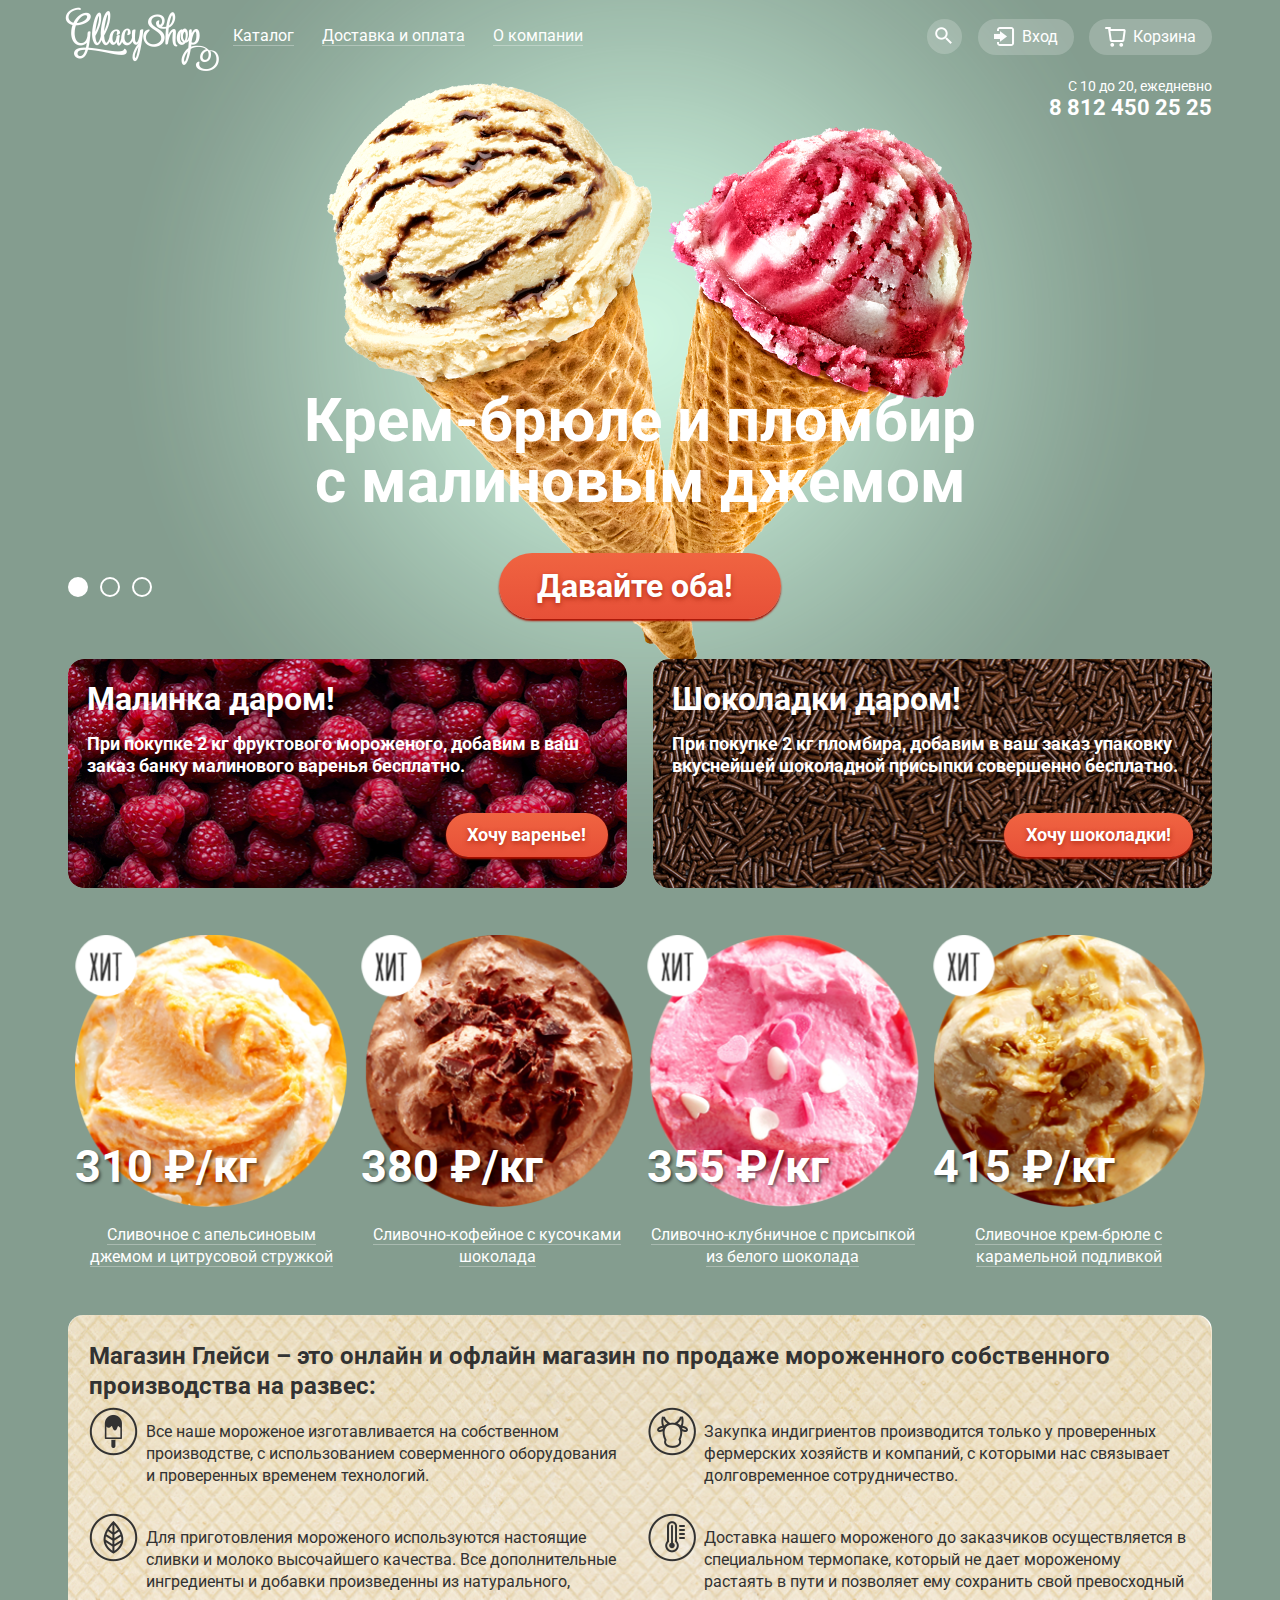
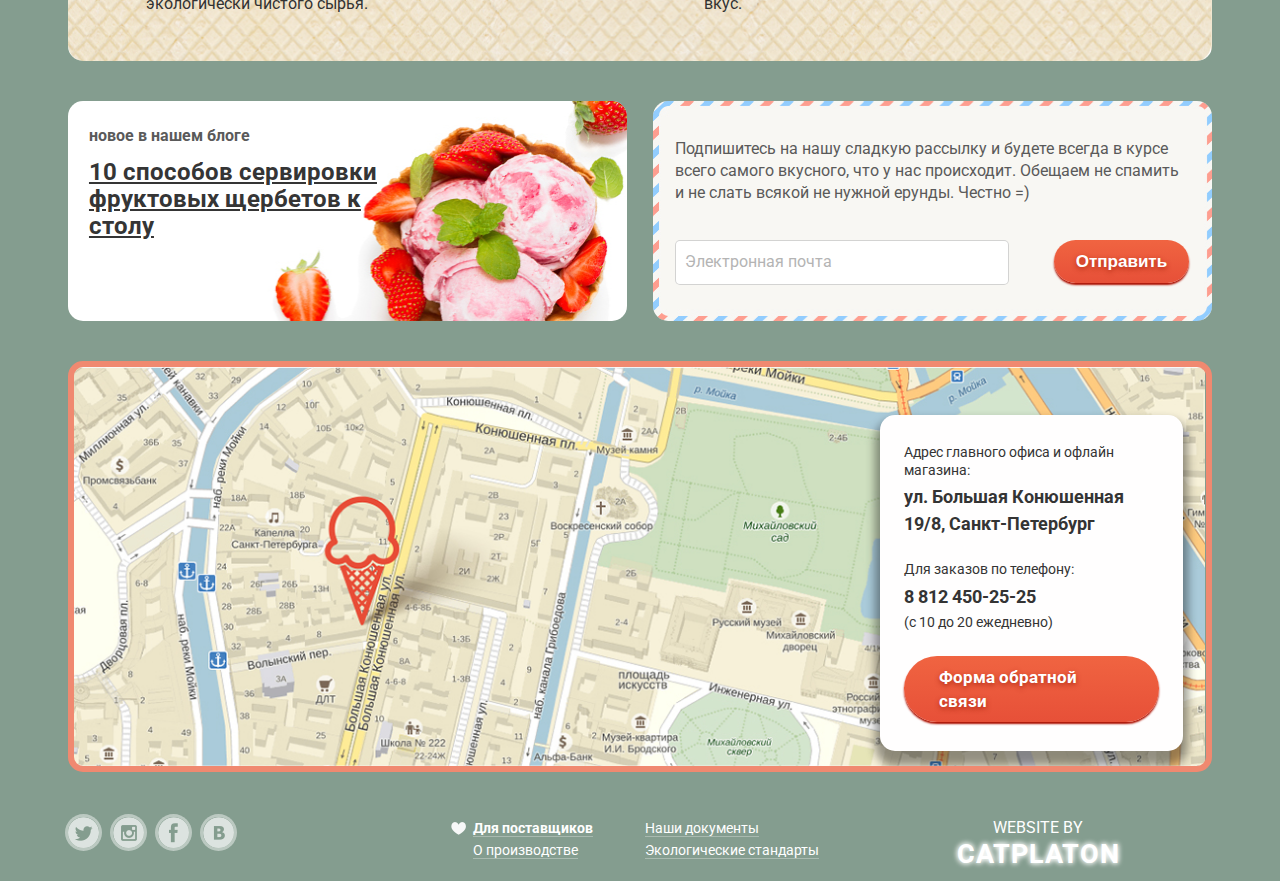
<file: index.html>
<!DOCTYPE html>
<html lang="ru">
<head>
	<meta charset="UTF-8">
	<title>Gllacy</title>
	<link rel="icon" href="favicon.ico" type="x-icon">
	<link rel="stylesheet" type="text/css" href="normalize.css">
	<link rel="stylesheet" type="text/css" href="style.css">
	<!--<link href="https://fonts.googleapis.com/css?family=Roboto:400,700&amp;subset=cyrillic" rel="stylesheet">-->
</head>
<body>
  <input class="inp-sld1" type="radio" name="point" id="slide1" checked>
  <input class="inp-sld2" type="radio" name="point" id="slide2">
  <input class="inp-sld3" type="radio" name="point" id="slide3">
    <div class="fon">
	<header class="container main-header">
		<nav class="main-navigation">
			<ul>
				<li class="logo-header"><img src="img/Logo.png" width="100%" height="auto" alt="Gllacy Shop"></li><!--
    	 --><li class="link-catalog"><a href="catalog.html"><span>Каталог</span></a>
				<ul class="submenu">
					<li class="submenu-fist">Новинки</li>
					<li><a href="catalog.html">Сливочное</a></li>
					<li><a href="#">Щербеты</a></li>
					<li><a href="#">Фруктовый лед</a></li>
					<li><a href="#">Мелорин</a></li>
				</ul></li><!--
    	 --><li><a href=""><span>Доставка и оплата</span></a></li><!--
    	 --><li><a href=""><span>О компании</span></a></li><!--
    	 --></ul>
		</nav><!--
	 --><div class="user-block">
			<div class="search">
			<form action="#" method="/post" >
 				<input type="submit" name="" value="" class="submit-search"/>
 				<div class="field-search-wrap"><input type="search" name="" placeholder="Что ищем?" class="field-search" /></div>
			</form>
			</div>
			<div class="login">
			<a  href="">Вход</a>
			<form action="#" method="/post" class="login-form">
				<input class="user" type="text" name="login-email"  placeholder="Электронная почта" required>
				<input class="password" type="password" name="password" placeholder="Пароль" required>
				<button class="btn bth-enter" type="submit">Войти</button>
				<div class="restore-registration">
				  <a href="">Забыли пароль?</a>
				  <a href="">Новая регистрация</a>
				</div>
			</form>
			</div>
			<div class="basket">
			<a  href="">Корзина</a>
			<div class="basket-list">
			<table>
				<tr>
					<td class="basket-list-remove"><button class="btn-remove">Удалить</button></td>
					<td class="basket-list-img"><img src="img/basket-ice1.png" max-width="100%" height="auto"></td>
					<td class="basket-list-description">Пломбир с апельсиновым джемом</td>
					<td class="basket-list-quantity">1,5 кг <span>× 200 руб.</span></td>
					<td class="basket-list-price">300 руб.</td>
				</tr>
				<tr>
					<td class="basket-list-remove"><button class="btn-remove">Удалить</button></td>
					<td class="basket-list-img"><img src="img/basket-ice2.png" max-width="100%" height="auto"></td>
					<td class="basket-list-description">Клубничный пломбир с присыпкой из белого шоколада</td>
					<td class="basket-list-quantity">1,5 кг <span>× 300 руб.</span></td>
					<td class="basket-list-price">450 руб.</td>
				</tr>
				<tr>
					<td colspan="5" class="total-price">Итого 750 руб.</td>
				</tr>
			</table>
			<button class="btn btn-basket" type="submit">Оформить заказ</button>
			</div>
			</div>
			<section class="phone">
			<p>С 10 до 20, ежедневно</p>
			<b>8 812 450 25 25</b>
		</section>
		</div>
		
	</header>
	<main class="container">
		<section class="banner-fon">
			<section class="sliders">
				<div class="slider1">
					<h1>Крем-брюле и пломбир с малиновым джемом</h1>
					<a class="btn btn-slider" href="">Давайте оба!</a>
				</div>
				<div class="slider2">
					<h1>Шоколадный пломбир и лимонный сорбет</h1>
					<a class="btn btn-slider" href="">Давайте оба!</a>
				</div>
				<div class="slider3">
					<h1>Пломбир с помадкой и клубничный щербет</h1>
					<a class="btn btn-slider" href="">Давайте оба!</a>
				</div>
				<div class="slider-control">
					<label class="lbl-sld1" for="slide1"></label>
		            <label class="lbl-sld2" for="slide2"></label>
		            <label class="lbl-sld3" for="slide3"></label>
				</div>
			</section>
		</section>
		<section class="banner">
			<div class="banner-l">
				<h2>Малинка даром!</h2>
				<p>При покупке 2 кг фруктового мороженого, добавим в ваш заказ банку малинового варенья бесплатно.</p>
				<span><a class="btn" href="">Хочу варенье!</a></span>
			</div>
			<div class="banner-rr">
				<h2>Шоколадки даром!</h2>
				<p>При покупке 2 кг пломбира, добавим в ваш заказ упаковку вкуснейшей шоколадной присыпки совершенно бесплатно.</p>
				<span><a class="btn" href="">Хочу шоколадки!</a></span>
			</div>
		</section>
		<section class="catalog">
			<div class="item">
			  <div class="product">
				<img src="img/hit1.png" alt="Фотография мороженного" width="100%" height="100%">
				<div class="price"><span>310 ₽/кг</span></div>
			  </div>
				<p><span class="item-border">Сливочное с апельсиновым джемом и цитрусовой стружкой</span></p>
				<a class="btn btn-item">Быстрый просмотр</a>
			</div><!--
		 --><div class="item">
		 	  <div class="product">
		 	    <img src="img/hit2.png" alt="Фотография мороженного" width="100%" height="100%">
				<div class="price"><span>380 ₽/кг</span></div>
			  </div>
				<p><span class="item-border">Сливочно-кофейное с кусочками шоколада</span></p>
				<a class="btn btn-item">Быстрый просмотр</a>
			</div><!--
		 --><div class="item">
		       <div class="product">
		         <img src="img/hit3.png" alt="Фотография мороженного" width="100%" height="100%">
				<div class="price"><span>355 ₽/кг</span></div>
			  </div>
				<p><span class="item-border">Сливочно-клубничное с присыпкой из белого шоколада</span></p>
				<a class="btn btn-item">Быстрый просмотр</a>
			</div><!--
		 --><div class="item">
		       <div class="product">
		         <img src="img/hit4.png" alt="Фотография мороженного" width="100%" height="100%">
				<div class="price"><span>415 ₽/кг</span></div>
			  </div>
				<p><span class="item-border">Сливочное крем-брюле с карамельной подливкой</span></p>
				<a class="btn btn-item">Быстрый просмотр</a>
			</div>
		</section>
		<section class="seo">
			<h3>Магазин Глейси – это онлайн и офлайн магазин по продаже мороженного собственного производства на развес:</h3>
			<p>Все наше мороженое изготавливается на собственном производстве, с использованием соверменного оборудования и проверенных временем технологий.</p><!--
        --><p>Закупка индигриентов производится только у проверенных фермерских хозяйств и компаний, с которыми нас связывает долговременное сотрудничество.</p><!--
        --><p>Для приготовления мороженого используются настоящие сливки и молоко высочайшего качества. Все дополнительные ингредиенты и добавки произведенны из натурального, экологически чистого сырья.</p><!--
        --><p>Доставка нашего мороженого до заказчиков осуществляется в специальном термопаке, который не дает мороженому растаять в пути и позволяет ему сохранить свой превосходный вкус.</p>
		</section>
		<section class="news-mailing">
		<section class="news">
			<h4>новое в нашем блоге</h4>
			<a href="">10 способов сервировки фруктовых щербетов к столу</a>
		</section>
		<section class="mailing">
			<p>Подпишитесь на нашу сладкую рассылку и будете всегда в курсе всего самого вкусного, что у нас происходит. Обещаем не спамить и не слать всякой не нужной ерунды. Честно =)</p>
			<form>
			<input type="email" name="email-address" placeholder="Электронная почта">
			<button class="btn btn-mailing" type="submit">Отправить</button>
			</form>
		</section>
		</section>
		<section class="map-address" id="map">
		  
			<section class="address">
				<p>Адрес главного офиса и офлайн магазина:</p>
				<b>ул. Большая Конюшенная 19/8, Санкт-Петербург</b>
				<p>Для заказов по телефону:</p>
				<b>8 812 450-25-25</b>
				<p>(с 10 до 20 ежедневно)</p>
				<a class="btn btn-address" href="">Форма обратной связи</a>
			</section>
			
		</section>
		<div class="feedback">
			<h3>Мы обязательно вам ответим!</h3>
			<button class="close" type="button"></button>
			<form action="ttps://echo.htmlacalemy.ru" method="post">
				<input type="text" name="name" value="" placeholder="Как вас зовут?" required>
				<input type="email" name="email" placeholder="Ваша почта для ответа?">
				<textarea type="text" name="comment" placeholder="Напишите что-нибудь..."></textarea>
				<button class="btn" type="submit">Отправить</button>
			</form>
		</div>
	</main>
	<footer class="container main-footer">
		<section class="social-networks">
			<a class="social-btn social-btn-tw" href="#">Твитер</a>
			<a class="social-btn social-btn-inst" href="#">Инстаграм</a>
			<a class="social-btn social-btn-fb" href="#">Фейсбук</a>
			<a class="social-btn social-btn-vk" href="#">ВКонтакте</a>
		</section>
		<section class="about-us">
		 <ul>
		  <div class="about-left">
			<li><a class="special" href=""><span>Для поставщиков</span></a></li>
			<li><a href=""><span>О производстве</span></a></li>
		  </div>
		  <div class="about-right">
			<li><a href=""><span>Наши документы</span></a></li>
			<li><a href=""><span>Экологические стандарты</span></a></li>
		  </div>
		 </ul>
		</section>
		<section class="copyright">
			<p>website by</p>
			<a class="area" href="https://stepan313.github.io/CatPlaton/">CatPlaton</a>
		</section>
	</footer>
	</div>
	<!--<script type="text/javascript" charset="utf-8" async src="https://api-maps.yandex.ru/services/constructor/1.0/js/?um=constructor%3A65adfa83c5729a20359560e9567dcf65c404516038f6273ff3f06383908152b0&amp;width=100%&amp;height=100%&amp;id=yandex-map&amp;lang=ru_RU&amp;scroll=true"></script>-->
	<script src="https://api-maps.yandex.ru/2.1/?lang=ru_RU" type="text/javascript"></script>
  	<script src="script.js" type="text/javascript"></script>
</body>
</html>
</file>
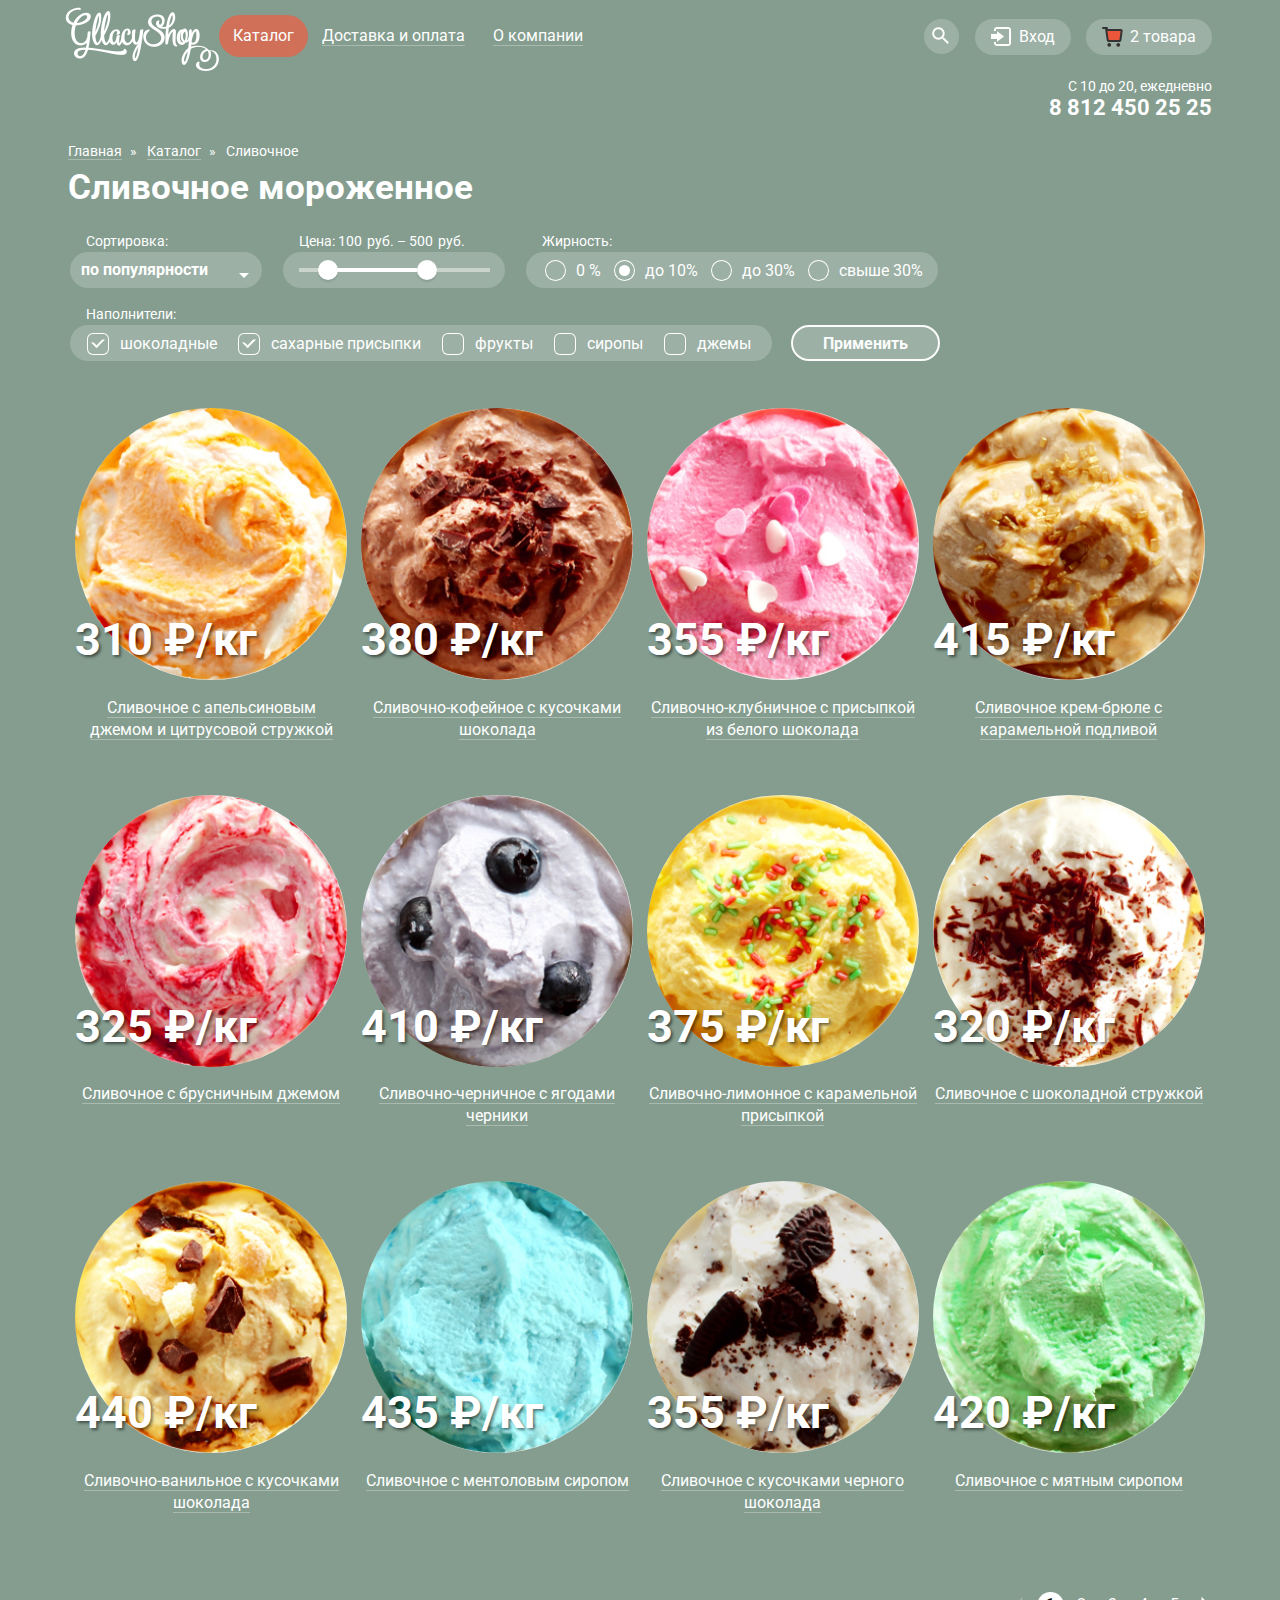
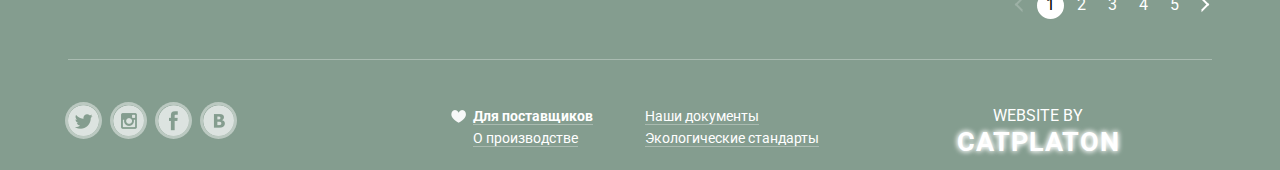
<file: catalog.html>
<!DOCTYPE html>
<html lang="ru">
<head>
	<meta charset="UTF-8">
	<title>Gllacy Shop</title>
	<link rel="icon" href="favicon.ico" type="x-icon">
	<link rel="stylesheet" type="text/css" href="normalize.css">
	<link rel="stylesheet" type="text/css" href="style.css">
	<!--<link href="https://fonts.googleapis.com/css?family=Roboto:400,700&amp;subset=cyrillic" rel="stylesheet">-->
</head>
<body>
	<header class="container main-header">
		<nav class="main-navigation">
		  <a class="logo-header" href="index.html"><img src="img/Logo.png" width="100%" height="auto" alt="Gllacy Shop"></a><!--
			--><ul>
				<li class="link-catalog"><a class="active" href="catalog.html"><span>Каталог</span></a>
				<ul class="submenu">
					<li class="submenu-fist">Новинки</li>
					<li><a href="#">Сливочное</a></li>
					<li><a href="#">Щербеты</a></li>
					<li><a href="#">Фруктовый лед</a></li>
					<li><a href="#">Мелорин</a></li>
				</ul></li><!--
    	 --><li><a href=""><span>Доставка и оплата</span></a></li><!--
    	 --><li><a href=""><span>О компании</span></a></li><!--
    	 --></ul>
		</nav><!--
	 --><div class="user-block">
			<div class="search">
			<form action="#" method="/post" >
 				<input type="submit" name="" value="" class="submit-search"/>
 				<div class="field-search-wrap"><input type="search" name="" placeholder="Что ищем?" class="field-search" /></div>
			</form>
			</div>
			<div class="login">
			<a  href="">Вход</a>
			<form action="#" method="/post" class="login-form">
				<input class="user" type="text" name="login-email"  placeholder="Электронная почта" required>
				<input class="password" type="password" name="password" placeholder="Пароль" required>
				<button class="btn bth-enter" type="submit">Войти</button>
				<div class="restore-registration">
				  <a href="">Забыли пароль?</a>
				  <a href="">Новая регистрация</a>
				</div>
			</form>
			</div>
			<div class="basket full">
			<a  href="">2 товара</a>
			<div class="basket-list">
			<table>
				<tr>
					<td class="basket-list-remove"><button class="btn-remove">Удалить</button></td>
					<td class="basket-list-img"><img src="img/basket-ice1.png" max-width="100%" height="auto"></td>
					<td class="basket-list-description">Пломбир с апельсиновым джемом</td>
					<td class="basket-list-quantity">1,5 кг <span>× 200 руб.</span></td>
					<td class="basket-list-price">300 руб.</td>
				</tr>
				<tr>
					<td class="basket-list-remove"><button class="btn-remove">Удалить</button></td>
					<td class="basket-list-img"><img src="img/basket-ice2.png" max-width="100%" height="auto"></td>
					<td class="basket-list-description">Клубничный пломбир с присыпкой из белого шоколада</td>
					<td class="basket-list-quantity">1,5 кг <span>× 300 руб.</span></td>
					<td class="basket-list-price">450 руб.</td>
				</tr>
				<tr>
					<td colspan="5" class="total-price">Итого 750 руб.</td>
				</tr>
			</table>
			<button class="btn btn-basket" type="submit">Оформить заказ</button>
			</div>
			</div>
			<section class="phone">
			<p>С 10 до 20, ежедневно</p>
			<b>8 812 450 25 25</b>
		</section>
		</div>	
	</header>
	<main class="container">
		<div class="title-page">
			<ul>
				<li class="romb"><a href="index.html"><span>Главная</span></a></li>
				<li><a href=""><span>Каталог</span></a></li>
				<li>Сливочное</li>
			</ul>
			<h1>Сливочное мороженное</h1>
		</div>
		<form class="filter" action="ttps://echo.htmlacalemy.ru" method="post">
			<fieldset class="sorting">
				<legend>Сортировка:</legend>
				<div>
				<select name="sort" id="sort">
					<option value="top">по популярности</option>
					<option value="low-price">сначала недорогие</option>
					<option value="hight-price">сначала дорогие</option>
					<option value="fat">по жирности</option>
				</select>
				<span></span>
				</div>
			</fieldset>
			<fieldset class="price-control">
				<legend>Цена:
				<input type="number" id="price-from" value="100"><span>руб.</span>
				<span>–</span>
				<input type="number" id="price-before" value="500"><span>руб.</span>
				</legend>
				<div class="price-scale-fon">
				<div class="price-scale">
						<div class="fon-scale-min"></div><div class="scale-min"></div>
						<div class="scale-max"></div><div class="fon-scale-max"></div>
				</div>
				</div>
			</fieldset>
			<fieldset class="fat">
				<legend>Жирность:</legend>
				  <div>
					<input id="0%" name="fat" type="radio" value="0%">
                	<label for="0%">0 %</label>
                	<input id="before10%" name="fat" type="radio" value="before10%" checked>
                	<label for="before10%">до 10%</label>
                	<input id="before30%" name="fat" type="radio" value="before30%">
                	<label for="before30%">до 30%</label>
                	<input id="after30%" name="fat" type="radio" value="after30%">
                	<label for="after30%">свыше 30%</label>
                  </div>
			</fieldset>
			<fieldset class="fillers">
				<legend>Наполнители:</legend>
				  <div>
					<input id="chocolate" type="checkbox" name="filler" value="chocolate" checked>
					<label for="chocolate">шоколадные</label>
					<input id="sugar" type="checkbox" name="filler" value="sugar" checked>
					<label for="sugar">сахарные присыпки</label>
					<input id="fruit" type="checkbox" name="filler" value="fruit">
					<label for="fruit">фрукты</label>
					<input id="syrup" type="checkbox" name="filler" value="syrup">
					<label for="syrup">сиропы</label>
					<input id="jam" type="checkbox" name="filler" value="jam">
					<label for="jam">джемы</label>
				  </div>
			</fieldset>
			<button class="filter-btn" type="submit">Применить</button>
		</form>
		<section class="catalog">
			<div class="item">
			  <div class="product">
				<img class="catalog-img" src="img/ice1.jpg" alt="Фотография мороженного" width="100%" height="100%">
				<div class="price"><span>310 ₽/кг</span></div>
			  </div>
				<p><span class="item-border">Сливочное с апельсиновым джемом и цитрусовой стружкой</span></p>
				<a class="btn btn-item">Быстрый просмотр</a>
			</div><!--
		 --><div class="item">
			  <div class="product">
				<img class="catalog-img" src="img/ice2.jpg" alt="Фотография мороженного" width="100%" height="100%">
				<div class="price"><span>380 ₽/кг</span></div>
			  </div>
				<p><span class="item-border">Сливочно-кофейное с кусочками шоколада</span></p>
				<a class="btn btn-item">Быстрый просмотр</a>
			</div><!--
		 --><div class="item">
			  <div class="product">
				<img class="catalog-img" src="img/ice3.jpg" alt="Фотография мороженного" width="100%" height="100%">
				<div class="price"><span>355 ₽/кг</span></div>
			  </div>
				<p><span class="item-border">Сливочно-клубничное с присыпкой из белого шоколада</span></p>
				<a class="btn btn-item">Быстрый просмотр</a>
			</div><!--
		 --><div class="item">
			  <div class="product">
				<img class="catalog-img" src="img/ice4.jpg" alt="Фотография мороженного" width="100%" height="100%">
				<div class="price"><span>415 ₽/кг</span></div>
			  </div>
				<p><span class="item-border">Сливочное крем-брюле с карамельной подливой</span></p>
				<a class="btn btn-item">Быстрый просмотр</a>
			</div><!--
		 --><div class="item">
			  <div class="product">
				<img class="catalog-img" src="img/ice5.jpg" alt="Фотография мороженного" width="100%" height="100%">
				<div class="price"><span>325 ₽/кг</span></div>
			  </div>
				<p><span class="item-border">Сливочное с брусничным джемом</span></p>
				<a class="btn btn-item">Быстрый просмотр</a>
			</div><!--
		 --><div class="item">
			  <div class="product">
				<img class="catalog-img" src="img/ice6.jpg" alt="Фотография мороженного" width="100%" height="100%">
				<div class="price"><span>410 ₽/кг</span></div>
			  </div>
				<p><span class="item-border">Сливочно-черничное с ягодами черники</span></p>
				<a class="btn btn-item">Быстрый просмотр</a>
			</div><!--
		 --><div class="item">
			  <div class="product">
				<img class="catalog-img" src="img/ice7.jpg" alt="Фотография мороженного" width="100%" height="100%">
				<div class="price"><span>375 ₽/кг</span></div>
			  </div>
				<p><span class="item-border">Сливочно-лимонное с карамельной присыпкой</span></p>
				<a class="btn btn-item">Быстрый просмотр</a>
			</div><!--
		 --><div class="item">
			  <div class="product">
				<img class="catalog-img" src="img/ice8.jpg" alt="Фотография мороженного" width="100%" height="100%">
				<div class="price"><span>320 ₽/кг</span></div>
			  </div>
				<p><span class="item-border">Сливочное с шоколадной стружкой</span></p>
				<a class="btn btn-item">Быстрый просмотр</a>
			</div><!--
		 --><div class="item">
			  <div class="product">
				<img class="catalog-img" src="img/ice9.jpg" alt="Фотография мороженного" width="100%" height="100%">
				<div class="price"><span>440 ₽/кг</span></div>
			  </div>
				<p><span class="item-border">Сливочно-ванильное с кусочками шоколада</span></p>
				<a class="btn btn-item">Быстрый просмотр</a>
			</div><!--
		 --><div class="item">
			  <div class="product">
				<img class="catalog-img" src="img/ice10.jpg" alt="Фотография мороженного" width="100%" height="100%">
				<div class="price"><span>435 ₽/кг</span></div>
			  </div>
				<p><span class="item-border">Сливочное с ментоловым сиропом</span></p>
				<a class="btn btn-item">Быстрый просмотр</a>
			</div><!--
		 --><div class="item">
			  <div class="product">
				<img class="catalog-img" src="img/ice11.jpg" alt="Фотография мороженного" width="100%" height="100%">
				<div class="price"><span>355 ₽/кг</span></div>
			  </div>
				<p><span class="item-border">Сливочное с кусочками черного шоколада</span></p>
				<a class="btn btn-item">Быстрый просмотр</a>
			</div><!--
		 --><div class="item">
			  <div class="product">
				<img class="catalog-img" src="img/ice12.jpg" alt="Фотография мороженного" width="100%" height="100%">
				<div class="price"><span>420 ₽/кг</span></div>
			  </div>
				<p><span class="item-border">Сливочное с мятным сиропом</span></p>
				<a class="btn btn-item">Быстрый просмотр</a>
			</div>
			<div class="pagination">
				<a class="pagination-before pagination-disabled" href=""></a>
				<a class="btn-number number-active" href="">1</a>
				<a class="btn-number" href="">2</a>
				<a class="btn-number" href="">3</a>
				<a class="btn-number" href="">4</a>
				<a class="btn-number" href="">5</a>
				<a class="pagination-after" href=""></a>
			</div>
		</section>
		<hr>
	</main>
	<footer class="container main-footer">
		<section class="social-networks">
			<a class="social-btn social-btn-tw" href="#">Твитер</a>
			<a class="social-btn social-btn-inst" href="#">Инстаграм</a>
			<a class="social-btn social-btn-fb" href="#">Фейсбук</a>
			<a class="social-btn social-btn-vk" href="#">ВКонтакте</a>
		</section>
		<section class="about-us">
		 <ul>
		  <div class="about-left">
			<li><a class="special" href=""><span>Для поставщиков</span></a></li>
			<li><a href=""><span>О производстве</span></a></li>
		  </div>
		  <div class="about-right">
			<li><a href=""><span>Наши документы</span></a></li>
			<li><a href=""><span>Экологические стандарты</span></a></li>
		  </div>
		 </ul>
		</section>
		<section class="copyright">
			<p>website by</p>
			<a class="area" href="https://stepan313.github.io/CatPlaton/">CatPlaton</a>
		</section>
	</footer>
</body>
</html>
</file>
<file: style.css>
@import url('https://fonts.googleapis.com/css?family=Roboto:400,700&subset=cyrillic');
*{
	margin: 0;
	padding: 0;
	box-sizing: border-box;
}
body{
	background: #849d8f;
	color: #fff;
	font-size: 16px;
	line-height: 1.375em;
	font-weight: 400;
	font-family: "Roboto", "Arial", sans-serif;
	
}
.container{
	min-width: 900px;
	max-width: 1200px;
	width: 100%;
	margin: 0 auto;
	padding: 0 2.22%;

}
.btn{
	display: inline-block;
	/*padding: 1.7% 3.8%;*/
	padding: 9px 23px;
	padding: 1.9% 4.2%;
	color: #fff;
	text-decoration: none;
	background: #ed5a3d;
	background: linear-gradient(#f06441, #e75038);
	font-size: 1.125em;
	line-height: 1.5rem;
	font-weight: 700;
	border-radius: 40px;
	cursor: pointer;
	border: none;
	outline: none;
	box-shadow: 0 2px 2px 0 #ac1000;
	text-shadow: 0 2px 5px rgba(160,32,11,.76);
}
.btn:hover{
	background: linear-gradient(#f48568, #ed715f);
}
.btn:active{
	background: linear-gradient(#d94934, #df5d3c);
	box-shadow: inset 0px 2px 2px 1px rgba(0,0,0,0.6);
}
.main-header{
	overflow: visible;
}
.main-navigation{
	display: inline-block;
	vertical-align: top;
	width: 65%;
}
.main-navigation ul{

}
.main-navigation li{
	position: relative;
	display: inline-block;
	vertical-align: top;
	padding: 2% 0;

}
.main-navigation ul a{
	display: inline-block;
	vertical-align: top;
	padding: 10px 14px;
	color: #fff;
	text-decoration: none;
	border-radius: 30px;
}
.main-navigation span{
	border-bottom: 1px solid rgba(255, 255, 255, 0.3);
}
.main-header .logo-header{
	float: left;
	padding-top: 0.93%;
	margin-left: -0.4%;
}

.main-navigation li:hover a{
	color: #333;
	background: #f7f6f3;
	
}
.main-navigation li:hover span{
	border-bottom: none;
}
.main-navigation ul a:active{
	background: #f7f6f3;
	box-shadow: inset 0px 2px 2px 1px rgba(0,0,0,0.6);
}
.submenu{
	position: absolute;
	display: none;
	top: 65px;
	width: 144px;
	background: #f7f6f3;
	border-radius: 0.3125em;
	box-shadow:  0px 10px 10px 5px rgba(0,0,0,0.4);
	z-index: 50;
}
.link-catalog:hover .submenu{
	display: block;
}
.submenu li{
	padding: 0;
	font-size: 0.875em;
}
.submenu a{
	display: block;
	width: 144px;
	padding: 12px 20px;
	color: #333;
	
	border-radius: 0;

}
.submenu li:first-child{
	padding: 12px 20px;
	color: #333;
	font-weight: 700;
}
.submenu-fist{
	position: relative;
}
.submenu-fist:after{
	position: absolute;
	content: "";
	width: 125px;
	height: 1px;
	top: 45px;
	left: 10px;
	background: #d1d0ce;
}
.submenu li:hover a{
	background: #fbded7;
	border-radius: 0;
}
.submenu-fist:hover a{
	background: #f7f6f3;
	border-radius: 5px 5px 0 0;
}
.submenu li:last-child:hover a{
	border-radius:0 0 0.5px 5px;
}
.submenu li:active a{
	background: #f6b5a5;
}

.user-block{
	display: inline-block;
	width: 35%;
	padding: 1.66% 0;
	text-align: right;
}
.user-block div{
	margin-left: 2.77%;
	vertical-align: top;
}
.search{
	position: relative;
	display: inline-block;
}

.submit-search{
	display: inline-block;
	width: 35px;
	height: 35px;
	cursor: pointer;
	outline: none;
	background: rgba(255,255,255, 0.2) url("img/sprite.png") no-repeat 8px 8px;
	border-radius: 50%;
	border: none;
}
.field-search-wrap{
	position: absolute;
	display: none;
	top: 39px;
	right: 0;
	background: #f7f6f3;
	border: 15px solid #f7f6f3;
	border-radius: 5px;
	box-shadow:  0px 10px 10px 5px rgba(0,0,0,0.4);
}
.field-search{
	width: 344px;
	padding: 11px;
	font-size: 0.875em;
	font-family: "Roboto", "Arial", sans-serif;
	border: none;
	box-shadow: 0 0 0 1px #d3d3d2 inset;
	border-radius: 5px;
	outline: none;
}
.field-search:hover{
	box-shadow: 0 0 0 2px #c7c6c5 inset;
}
.field-search:focus{
	box-shadow: 0 0 0 2px #8fbdec inset;
}
.search:hover input[type="submit"]{
	background: #f7f6f3 url("img/sprite.png") no-repeat 8px -22px;
}
.search input[type="submit"]:active{
	box-shadow: inset 0px 2px 2px 1px rgba(0,0,0,0.6);
}
.search:hover .field-search-wrap{
	display: block;
}

.user-block a{
	display: inline-block;
	vertical-align: top;
	padding: 7px 16px 7px 44px;
	color: #fff;
	text-decoration: none;
	/*background: #9db1a5;*/
	background: rgba(255,255,255, 0.2);
	border-radius: 30px;
}
/*.user-block a:hover{
	color: #333;
	background: #f7f6f3;
}*/
.login,
.basket{
	position: relative;
	display: inline-block;
	height: 41px;
}
.login::before{
	position: absolute;
	content: "";
	width: 21px;
	height: 19px;
	top: 8px;
	left: 16px;
	background: url("img/sprite.png") no-repeat -32px 0px;
}
.login:hover a,
.basket:hover a{
	color: #333;
	background: #f7f6f3;
}
.login:hover::before{
	background: url("img/sprite.png") no-repeat -32px -28px;
}
.basket::before{
	position: absolute;
	content: "";
	width: 21px;
	height: 20px;
	top: 8px;
	left: 16px;
	background: url("img/sprite.png") no-repeat -73px 0px;
}
.basket:hover::before{
	background: url("img/sprite.png") no-repeat -73px -27px;
}

.login-form{
	position: absolute;
	display: none;
	top: 41px;
	right: 0;
	width: 273px;
	padding: 16px;
	background: #f7f6f3;
	border-radius: 5px;
	text-align: left;
	box-shadow:  0px 10px 10px 5px rgba(0,0,0,0.4);
}
.login-form input{
	width: 100%;
	margin-bottom: 10px;
	padding: 12px 14px;
	font-size: 0.875em;
	font-family: "Roboto", "Arial", sans-serif;
	border: none;
	box-shadow: 0 0 0 1px #d3d3d2 inset;
	border-radius: 5px;
	outline: none;
}
.login-form input:hover{
	box-shadow: 0 0 0 2px #c7c6c5 inset;
}
.login-form input:focus{
	box-shadow: 0 0 0 2px #8fbdec inset;
}
.restore-registration{
	display: inline-block;
	float: right;
	margin-top: 4px;
}
.restore-registration a{
	display: block;
	padding: 0;
	color: #333;
	background: inherit;
	font-size: 0.8125em;
	line-height: 1.4em;
	text-decoration: underline;
	cursor: pointer;
	border-radius: 0;
	transition: all .15s ease-out;
}
.restore-registration a:hover{
	color: #ec593c;
}
.login:hover .login-form{
	display: block;
}
.bth-enter{
	margin-top: 5px;
	padding: 5px 30px;
	background: linear-gradient(#f06441, #e75038);
	font-size: 0.9375em;
	font-family: "Roboto", "Arial", sans-serif;

}
/*.text-hide{
	text-indent: 100%;
    white-space: nowrap;
    overflow: hidden;
}*/
.basket-list{
	position: absolute;
	top: 41px;
	right: 0;
	display: none;
	width: 540px;
	padding: 25px 15px 20px 15px;
	background: #f7f6f3;
	color: #333;
	font-size: 0.8125em;
	text-align: right;
	border-radius: 5px;
	box-shadow:  0px 10px 10px 5px rgba(0,0,0,0.4);
}
.basket:hover .basket-list{
	display: block;
}
.basket-list table{
	text-align: left;
}
.basket-list td{
	vertical-align: middle;
}
.basket-list-remove{
	margin-right: 13px;
}
.btn-remove{
	position: relative;
	top: -6px;
	width: 15px;
	height: 15px;
	font-size: 0;
	border: 0;
	outline: 0;
	cursor: pointer;
	background: transparent;
}
.btn-remove::before,
.btn-remove::after{
	content: "";
	position: absolute;
	top: 6px;
	left: 0;
	width: 15px;
	height: 1px;
	background-color: #333;
	
}
.btn-remove::before{
	transform: rotate(45deg);
}
.btn-remove::after{
	transform: rotate(-45deg);
}
.basket-list-img{
	width: 33px;
	padding: 0 13px;
}
.basket-list-description{
	width: 218px;
	padding-bottom: 6px;
	line-height: 1em;
}
.basket-list-quantity{
	padding: 0 29px 6px;
}
.basket-list-quantity span{
	color: #90908f;
}
.basket-list-price{
	padding-bottom: 6px;
}
.total-price{
	padding: 15px 0 8px;
	text-align: right;
	font-weight: 700;
	border-top: 1px solid #cacac7;
}
.btn-basket{
	padding: 7px 23px;
}
.phone{
	margin-top: 15px;
	text-align: right;
}
.phone p{
	font-size: 0.875em;
}
.phone b{
	font-size: 1.375em;
}
.fon{
	background: #849d8f url("img/fon1.png") no-repeat top center;
}
.banner-fon{

}
body > input{
	display: none;
}
.sliders{
	position: relative;
	margin-top: 22%;
	padding: 0 19%;
	text-align: center;
}
.sliders h1{
	font-size: 3.75em;
	line-height: 3.8rem;
}
.slider2,
.slider3{
	display: none;
}
.btn-slider{ 
	/*padding: 1.8% 8.5% 1.8% 5%;*/
	padding: 13px 48px 13px 38px;
	font-size: 2rem;
	line-height: 2.5rem;
}
.slider-control{
	position: absolute;
	left: 0;
	bottom: 16px;
	display: inline-block;
}
.slider-control label{
	display: inline-block;
	margin-right: 8px;
	width: 20px;
	height: 20px;
	cursor: pointer;
	border: 2px solid #fff;
	border-radius: 50%;
}
.slider-control label:hover{
	background: rgba(255,255,255,0.4);
}
.slider-control label:active{
	background: #fff;
}
.inp-sld1:checked ~ .fon{
	background: #849d8f url("img/fon1.png") no-repeat top center;
	-moz-transition: 1s;
	-webkit-transition: 1s;
	transition: 1s;
}
.inp-sld2:checked ~ .fon{
	background: #8996a6 url("img/fon2.png") no-repeat top center;
	transition: 1s ease-out 2.5s;
	-moz-transition: 1s;
	-webkit-transition: 1s;
}
.inp-sld3:checked ~ .fon{
	background: #9d8b84 url("img/fon3.png") no-repeat top center;
	transition: 1s;
	-moz-transition: 1s;
	-webkit-transition: 1s;
}
.inp-sld1:checked ~ .fon .lbl-sld1,
.inp-sld2:checked ~ .fon .lbl-sld2,
.inp-sld3:checked ~ .fon .lbl-sld3{
	background: #fff;
}
.inp-sld1:checked ~ .fon .slider1{	}
.inp-sld2:checked ~ .fon .slider1,
.inp-sld3:checked ~ .fon .slider1{
	display: none;
}
.inp-sld2:checked ~ .fon .slider2,
.inp-sld3:checked ~ .fon .slider3{
	display: block;
}
.inp-sld1:checked ~ .fon .slider1 h1,
.inp-sld2:checked ~ .fon .slider2 h1,
.inp-sld3:checked ~ .fon .slider3 h1{
	animation: bounce-r 1s;
}
.inp-sld1:checked ~ .fon .slider1 a,
.inp-sld2:checked ~ .fon .slider2 a,
.inp-sld3:checked ~ .fon .slider3 a{
	animation: bounce-l 1s;
}
@keyframes bounce-r{
	0% {transform: translateX(2000px);}
	70% {transform: translateX(-30px);}
	90% {transform: translateX(20px);}
	100% {transform: translateX(-5px);}
}
@keyframes bounce-l{
	0% {transform: translateX(-2000px);}
	70% {transform: translateX(30px);}
	90% {transform: translateX(-20px);}
	100% {transform: translateX(5px);}
}
.banner{
	margin-top: 3.5%;
	overflow: hidden;
}
.banner div{
	display: inline-block;
	width: 48.9%;
	height: 229px;
	padding: 2.1% 1.67%;
	border-radius: 16px;
}
.banner-l{
	background: #b2001e url(img/banner-l.jpg) no-repeat;
	background-size: 100% 100%;
	float: left;
	
	
}
.banner-rr{
	background: #b2001e url(img/banner-rr.jpg) no-repeat;
	background-size: 100% 100%;
	float: right;
	
}
h2{
	font-size: 2em;
	line-height: 2.1rem;
}
.banner p{
	margin-top: 3.2%;
	margin-bottom: 6.8%;
	/*margin: 25px 0 45px 0;*/
	font-size: 1.125em;
	font-weight: 700;
}
.banner span{
	display: block;
	text-align: right;
}

.item{
	position: relative;
	display: inline-block;
	margin-top: 3.5%;
	padding: 7px;
	vertical-align: top;
	width: 25%;
	cursor: pointer;
	transition: all 0.3s ease-out;
}
.item:hover{
  z-index: 2;
  margin-bottom: -80px;
  padding-bottom: 80px;

}
.item:hover:after {
  content: "";
  position: absolute;
  top: 0%;
  left: 0%;
  display: block;
  width: 100%;
  height: 100%;
  border-radius: 5px;
  background-color: rgba(248, 247, 244, 0.3);
  box-shadow: 0 20px 20px 0 rgba(0, 0, 0, 0.15);
 
}
.item:hover .btn-item{
	display: block;
	z-index: 3;
}
.item:hover .item-border{
	border-bottom: none;
}
.product{
	position: relative;
}
.item img{
	position: relative;
	z-index: 1;
}
.price{
	position: absolute;
	bottom: 35px;
	left: 0;
	width: 100%;
	font-size: 2.81em;
	font-weight: 700;
	text-shadow: 2px 2px 3px rgba(0,0,0,.5);
	z-index: 50;
}
.item > p{
	margin-top: 4%;
	text-align: center;
}
.item-border{
	border-bottom: 1px solid rgba(255, 255, 255, 0.3);
}
.btn-item{
	position: absolute;
	display: none;
	max-width: 72%;
	/*padding: 10px 26px;*/
	padding: 3.7% 9.7%;
	bottom: 6%;
	left: 16%;
	font-size: 0.9375em;
	line-height: 1rem;
	text-align: center;
	/*white-space: nowrap;*/
}
.seo{
	margin-top: 3.5%;
	padding: 2.3% 1.8%;
	width: 100%;
	min-height: 326px;
	background: #f1e6d0 url(img/seo-fon.jpg) no-repeat;
	background-size: 100% 100%;
	color: #323232;
	border-radius: 15px;

}
.seo h3{
	font-size: 1.5em;
	line-height: 1.875rem;
}
.seo p{
	position: relative;
	display: inline-block;
	vertical-align: top;
	margin: 1.8% 0% 1.8% 5.2%;
	width: 43.8%;
}

.seo p:nth-child(3),
.seo p:nth-child(5){
	margin-left: 6.8%;
}
.seo p::before{
	position: absolute;
	display: block;
	content: "";
	width: 49px;
	height: 49px;
	top: -14px;
	left: -57px;
	
}
.seo p:nth-child(2)::before{
	background: url("img/sprite.png") no-repeat -154px 0;
}
.seo p:nth-child(3)::before{
	background: url("img/sprite.png") no-repeat -220px 0;
}
.seo p:nth-child(4)::before{
	background: url("img/sprite.png") no-repeat -287px 0;
}
.seo p:nth-child(5)::before{
	background: url("img/sprite.png") no-repeat -351px 0;
}

.news-mailing{
	position: relative;
	margin-top: 3.5%;
	width: 100%;
	/*min-height: 220px;
	height: 1px;*/
	overflow: hidden;

}
.news{
	float: left;
	width: 48.9%;
	/*height: 100%;*/
	height: 220px;
	padding: 2.1% 1.8% 2% 1.8%;
	background: #fff url(img/news-fon.jpg) no-repeat;
	background-size: 100% 100%;
	border-radius: 15px;
}
.news h4{
	font-size: 1em;
	line-height: 1.375rem;
	color: #5a5a5a;
}
.news a{
	display: inline-block;
	margin-top: 12px;
	width: 60%;
	color: #353535;
	font-size: 1.5em;
	line-height: 1.7rem;
	font-weight: 700;
	transition: all .25s ease-out;
}
.news a:hover{
	color: #ec593c;
	
}
.mailing{
	float: right;
	width: 48.9%;
	height: 220px;
	padding: 3.3% 2% 3.4%;
	background: #f8f7f4 url(img/mailing-fon.jpg) no-repeat;
	background-size: 100% 100%;
	border-radius: 15px;
	color: #5a5a5a;
}
.mailing p{
	margin-bottom: 6.9%;
}
.mailing input{
	float: left;
	width: 65%;
	padding: 12px 10px;
	color: #b4b4b4;
	font-family: "Roboto", "Arial", sans-serif;
	font-size: 1em;
	line-height: 1.3rem;
	border-radius: 5px;
	outline: none;
	border: none;
	box-shadow: 0 0 0 1px #d3d3d2 inset;
}

::-webkit-input-placeholder {color:#b4b4b4;}
::-moz-placeholder          {color:#b4b4b4;}
:-moz-placeholder           {color:#b4b4b4;}
:-ms-input-placeholder      {color:#b4b4b4;}
.mailing input:hover{
	box-shadow: 0 0 0 2px #c7c6c5 inset;
}
.mailing input:focus{
	box-shadow: 0 0 0 2px #8fbdec inset; 
}
.btn-mailing{
	float: right;
	font-size: 1.065em;
}
.map-address{
	position: relative;
	margin-top: 3.5%;
	width: 100%;
	height: 411px;
	background: url(img/map.jpg) no-repeat;
	background-size: 100% 100%;
	border-radius: 15px;
	border: 6px solid #f08970;

}
#map{
	border-radius: 15px;
	-webkit-border-radius: 15px;
	-moz-border-radius: 15px;
	-khtml-border-radius: 15px;
	overflow: hidden;
	z-index: 1;

}
.address{
	position: absolute;
	top: 12%;
	right: 2%;
	width: 27.2%;
	width: 303px;
	padding: 2.6% 2.1%;
	color: #343434;
	background: #fffefe;
	border-radius: 15px;
	box-shadow:  0px 10px 10px 5px rgba(0,0,0,0.4);
	z-index: 2;

}
.address p{
	font-size: 0.875em;
	line-height: 1.25em;
}
.address p:nth-child(3){
	margin-top: 20px;
}
.address b{
	display: inline-block;
	margin: 4px 0;
	font-size: 1.125em;
	line-height: 1.5em;
}
.btn-address{
	margin-top: 25px;
	width: 100%;
	padding: 9px 35px;
	font-size: 1.0625em;
}
.feedback{
	display: none;
	position: fixed;
	bottom: 210px;
	left: 34%;
	width: 29%;
	width: 479px;
	padding: 24px;
	background: #f8f7f4;
	border-radius: 15px;
	box-shadow:  0px 10px 10px 5px rgba(0,0,0,0.4);
	z-index: 30;

}
.feedback h3{
	font-size: 1.5em;
	line-height: 1.875rem;
	color: #343434;
}
.feedback input,
.feedback textarea{
	margin-top: 20px;
	padding: 10px 15px;
	width: 55%;
	font-family: "Roboto", "Arial", sans-serif;
	font-size: 1em;
	line-height: 1.375em;
	color: #656565;
	border-radius: 5px;
	outline: none;
	border: none;
	box-shadow: 0 0 0 1px #d3d3d2 inset;
}

.feedback textarea{
	width: 89%;
	height: 155px;
	margin-bottom: 20px;
}
.feedback input:hover,
.feedback textarea:hover{
	box-shadow: 0 0 0 2px #c7c6c5 inset;
}
.feedback input:focus,
.feedback textarea:focus{
	box-shadow: 0 0 0 2px #8fbdec inset;
}
.feedback .btn{
	float: right;
}
.close{
	position: absolute;
	top: 15px;
	right: 15px;
	width: 25px;
	height: 25px;
	font-size: 0;
	border: 0;
	outline: 0;
	cursor: pointer;
	background-color: transparent;
}
.close::before,
.close::after{
	content: "";
	position: absolute;
	top: 10px;
	left: 2px;
	width: 24px;
	height: 2px;
	background-color: #070707;
	border-radius: 1px;
}
.close::before{
	transform: rotate(45deg);
}
.close::after{
	transform: rotate(-45deg);
}
.show{
	display: block;
	animation: show 0.7s;

}
@keyframes show{
	0% {transform: translateY(-2000px);}
	70% {transform: translateY(60px);}
	90% {transform: translateY(-30px);}
	100% {transform: translateY(0);}
}

.main-footer{
	margin-top: 3.5%;
	padding-bottom: 1%;
	overflow: visible;
}
.social-networks{
	display: inline-block;
	width: 35%;
}
.social-btn{
	display: inline-block;
	margin-right: 10px;
	width: 31px;
	height: 31px;
	font-size: 0;
	vertical-align: top;
	text-decoration: none;
	color: rgba(255,255,255,.8);
	background: url("img/sprite.png") no-repeat;
	/*border: 4px solid #c2cec7;*/
	border-radius: 50%;
	box-shadow: 0 0 0 3px rgba(255,255,255,.5);
	transition: all .1s ease-in;
	opacity: 0.9;
}
.social-btn:hover{
	box-shadow: 0 0 0 4px rgba(255,255,255,.6);
	opacity: 1;
}
.social-btn:active{
	box-shadow: 0 0 0 4px rgba(255,255,255,.5), 0 2px 1px 0 #888 inset;
	/*border: 4px solid #dbe3de;
	box-shadow: inset 0px 2px 2px 1px rgba(0,0,0,0.6);*/
}
.social-btn-tw{
	background-position: -1px -73px;
}
.social-btn-inst{
	background-position:-54px -73px;
}
.social-btn-fb{
	background-position: -114px -73px;
}
.social-btn-vk{
	background-position: -173px -73px;
}
.about-us{
	display: inline-block;
	vertical-align: top;
	width: 36%;
}		
.about-us ul{
	list-style: none;
}
.about-us li{

}
.about-us a{
	color: #fff;
	font-size: 0.875em;
	line-height: 1em;
	text-decoration: none;
	transition: all .15s ease-out;
}

.about-left{
	float: left;
	width: 39%;
	
}
.about-right{
	float: right;
	width: 58%;
}
.about-us span{
	border-bottom: 1px solid rgba(255, 255, 255, 0.3);
}
.about-us a:hover{
	color: #ffbc9e;
}
.about-us a:hover span{
	border-bottom: 1px solid rgba(249,172,159,.3);
}
.special{
	position: relative;
	font-weight: 700;
}
.special::after{
	content: "";
	position: absolute;
	top: 2px;
	left: -22px;
	width: 15px;
	height: 13px;
	background: url("img/sprite.png") no-repeat -243px -92px;
}
.copyright{
	display: inline-block;
	vertical-align: top;
	margin-left: 6%;
	max-width: 180px;
    min-height: 30px;
	text-align: center;
}
.copyright p{
	font-size: 1em;
	text-transform: uppercase;
	margin-bottom: 4px;
}
.copyright a{
	color: #fff;
	text-decoration: none;
	font-weight: 700;
}
.area {
  text-align: center;
  font-size: 1.7em;
  color: #fff;
  letter-spacing: 1px;
  font-weight: 700;
  text-transform: uppercase;
  text-shadow: 0px 0px 5px #fff, 0px 0px 6px #fff;
}
.area:hover{
	animation: blur 1.1s ease-out infinite;

}
@keyframes blur {
  from {
    text-shadow:0px 0px 10px #fff,
      0px 0px 10px #ffbc9e, 
      0px 0px 20px #ffbc9e,
      0px 0px 20px #ffbc9e,
      0px 0px 20px #ffbc9e,
      0px 0px 20px #ffbc9e,
      0px 0px 20px #ffbc9e,
      0px 0px 20px #ffbc9e,
      0px 0px 40px #ffbc9e,
      0px 0px 40px #ffbc9e,
      0px 0px 40px rgba(239,140,124,.7),
      0px 0px 100px rgba(239,140,124,.7),
      0px 10px 70px rgba(239,140,124,.7),
      0px 10px 70px rgba(239,140,124,.7),
      0px 10px 70px rgba(239,140,124,.7),
      0px 10px 70px rgba(239,140,124,.7),
      0px -10px 70px rgba(239,140,124,.7),
      0px -10px 70px rgba(239,140,124,.7);
  }
}
/*каталог*/
/*.catalog{
	margin-left: -20px;
}*/
.active{
	background: #d07058;
}
.active span{
	border-bottom: none;
}
.full::before{
	position: absolute;
	content: "";
	width: 21px;
	height: 20px;
	top: 8px;
	left: 16px;
	background: url("img/sprite.png") no-repeat -102px -27px;
}
.full:hover::before{
	background: url("img/sprite.png") no-repeat -102px -27px;
}
.title-page li{
	position: relative;
	display: inline;
	margin-right: 21px;
	font-size: 0.875em;
}
.title-page a{
	color: #fff;
	text-decoration: none;
}
.title-page a:after {
    content: "\00BB";
    position: absolute;
    right: -15px;
}
.title-page a:hover{
	color: #ffbc9e;

}
.title-page span{
	border-bottom: 1px solid rgba(255, 255, 255, 0.3);
}
.title-page a:hover span{
	border-bottom: 1px solid #ffbc9e;

}
.title-page h1{
	margin-top: 8px;
	font-size: 2.1875em;
	line-height: 2.3rem;
}
.filter{
}
.filter legend{
	display: inline;
	margin-left: 16px;
	font-size: 0.875em;
}
.filter fieldset{
	display: inline-block;
	vertical-align: top;
	margin-right: 15px;
	padding: 0;
	border: none;
}
.sorting{
	position: relative;
	width: 192px;
}
.sorting div{
	
}
.sorting select{
	width: 100%;
	height: 36px;
	padding: 6px 11px;
	outline: none;
	border: none;
	border-radius: 30px;
	background: rgba(255,255,255,.2);
	color: #fff;
	font-family: "Roboto", "Arial", sans-serif;
	font-size: 1em;
	line-height: 1.375em;
	font-weight: 700;
	cursor: pointer;
	appearance: none;
	-moz-appearance: none;
	-moz-text-indent: 0.01px; 
  	-moz-text-overflow: "";
	-webkit-appearance: none;
	-ms-appearance: none;
}
.sorting select::-ms-expand {
  display: none;
}

.sorting option{
	color: #343434;
}
.sorting select:hover{
	background: #fff;
	color: #343434;
}
.sorting span{
	content: "";
	position: absolute;
	top: 65%;
    right: 7%;
	width: 0;
    height: 0;
    margin-top: -.15rem;
    pointer-events: none;
    border-top: .35rem solid #fff;
    border-right: .35rem solid transparent;
    border-bottom: .35rem solid transparent;
    border-left: .35rem solid transparent;
}
.sorting div:hover span{
	border-top: .35rem solid #343434;
}
@-moz-document url-prefix()
{
	.sorting span{top: 50%;}
}
.price-control{
	width: 218px;
}
input::-webkit-outer-spin-button,
input::-webkit-inner-spin-button{
    -webkit-appearance: none;
}
input[type='number'] {
    -moz-appearance: textfield;
}
.price-control input{
	display: inline;
	width: 29px;
	outline: none;
	border: none;
	background: transparent;
	color: #fff;
	font-size: 0.875rem;
	font-family: "Roboto", "Arial", sans-serif;
}
.price-scale-fon{
	padding: 16px;
	width: 100%;
	height: 36px;
	background: rgba(255,255,255,.2);
	border-radius: 30px;
}
.price-scale{
	position: relative;
	margin: ;
	width: 190px;
	height: 4px;
	background: #fff;
	z-index: 1;
}
.scale-min,
.scale-max{
	position: absolute;
	top: -8px;
	left: 0;
	width: 20px;
	height: 20px;
	background:#fff ;
	border-radius: 50%;
	cursor: pointer;
	box-shadow: 0 2px 2px rgba(0,0,0,.1);
	z-index: 3;
}
.scale-min{
	left: 10%;	
}
.scale-max{
	left: 62%;	
}
.fon-scale-min{
	position: absolute;
	top: 0px;
	left: 0%;
	width: 20px;
	height: 4px;
	background: #cad3cc;
	z-index: 2;
}
.fon-scale-max{
	position: absolute;
	top: 0px;
	left: 62%;
	width: 73px;
	height: 4px;
	background: #cad3cc;
	z-index: 2;
}
.scale-min:hover,
.scale-max:hover{
	box-shadow: 0 0 0 1px rgba(255,255,255,1);
}
.fat{
	width: 412px;
}
.fat div{
	padding: 8px 10px;
	width: 100%;
	height: 36px;
	background: rgba(255,255,255,.2);
	border-radius: 30px;
}
.fat input{
	display: none;
}
.fat label{
	position: relative;
	margin-left: 40px;
	cursor: pointer;
}
.fat label::before{
	content: "";
	position: absolute;
	top: 0px;
	left: -30px;
	width: 19px;
	height: 19px;
	box-shadow: 0 0 0 1px rgba(255,255,255,1);
	border-radius: 50%;
}
.fat input[type="radio"]:checked + label::after{
	content: "";
	position: absolute;
	top: 5px;
	left: -25px;
	width: 9px;
	height: 9px;
	background: #fff;
	box-shadow: 0 0 0 1px rgba(255,255,255,1);
	border-radius: 50%;
}
.fat label:hover::before{
	box-shadow: 0 0 0 2px rgba(255,255,255,1);
}
.fillers{
	margin-top: 15px;
	width: 702px;
}
.fillers div{
	padding: 8px 0px 10px;
	width: 100%;
	height: 36px;
	background: rgba(255,255,255,.2);
	border-radius: 30px;
}
.fillers input{
	display: none;
}
.fillers label{
	position: relative;
	margin-left: 50px;
	cursor: pointer;
}
.fillers label::before{
	content: "";
	position: absolute;
	top: 0;
	left: -32px;
	width: 20px;
	height: 20px;
	box-shadow: 0 0 0 1px rgba(255,255,255,1);
	border-radius: 5px;
}
.fillers input[type="checkbox"]:checked + label::after{
	content: "";
	position: absolute;
	top: 9px;
	left: -22px;
	width: 8px;
	height: 4px;
	transform: translate(-50%,-75%) rotate(-45deg);
	border: 2px solid #fff;
	border-top-color: transparent;
    border-right-color: transparent;
}
.fillers label:hover::before{
	box-shadow: 0 0 0 2px rgba(255,255,255,1);
}
.filter-btn{
	margin-top: 37px;
	padding: 6px 30px;
	height: 36px;
	background: rgba(255,255,255,.2);
	color: #fbfcfb;
	font-family: "Roboto", "Arial", sans-serif;
	font-size: 1em;
	line-height: 1.375rem;
	font-weight: 700;
	border-radius: 30px;
	border: 2px solid #fbfcfb;
	outline: none;
	cursor: pointer;
	transition: background-color .3s ease-out;
}
.filter-btn:hover{
	color: #383939;
	background: #fafbfb;
}
.filter-btn:active{
	background: #eaeaea;
	box-shadow: inset 0px 2px 2px 1px rgba(0,0,0,0.6);
}
.catalog-img{
	border-radius: 50%;
}
.pagination{
	margin-top: 6.2%;
	text-align: right;
}
.btn-number{
	display: inline-block;
	vertical-align: top;
	padding-top: 2px;
	width: 27px;
	height: 27px;
	color: #fff;

	text-decoration: none;
	text-align: center;
	border-radius: 50%;
}
.btn-number:hover{
	background: rgba(255,255,255,.2);
}
.pagination .number-active{
	color: #000;
	background: #fff;
}
.btn-number:active{
	color: #000;
	background: #fff;	
}
.pagination-before,
.pagination-after{
	position: relative;
	vertical-align: top;
	display: inline-block;
	margin-right: 10px;
	width: 10px;
	height: 27px;
}
.pagination-before::before{
	position: absolute;
	content: "";
	top: 7px;
	left: 4px;
	width: 7px;
	height: 7px;
	border: 2px solid #fff;
	border-top-color: transparent;
    border-right-color: transparent;
    transform: rotate(45deg);
}
.pagination-disabled:before{
	border-color: rgba(255,255,255,.2); 
	border-top-color: transparent;
    border-right-color: transparent;
}
.pagination-after:after{
	position: absolute;
	content: "";
	top: 7px;
	left: 4px;
	width: 7px;
	height: 7px;
	border: 2px solid #fff;
	border-top-color: transparent;
    border-right-color: transparent;
    transform: rotate(-135deg);
}
hr{
	margin-top: 3.5%;
	height: 1px;
	background: #a9bbb1;
	outline: none;
	border: none;
}
</file>
